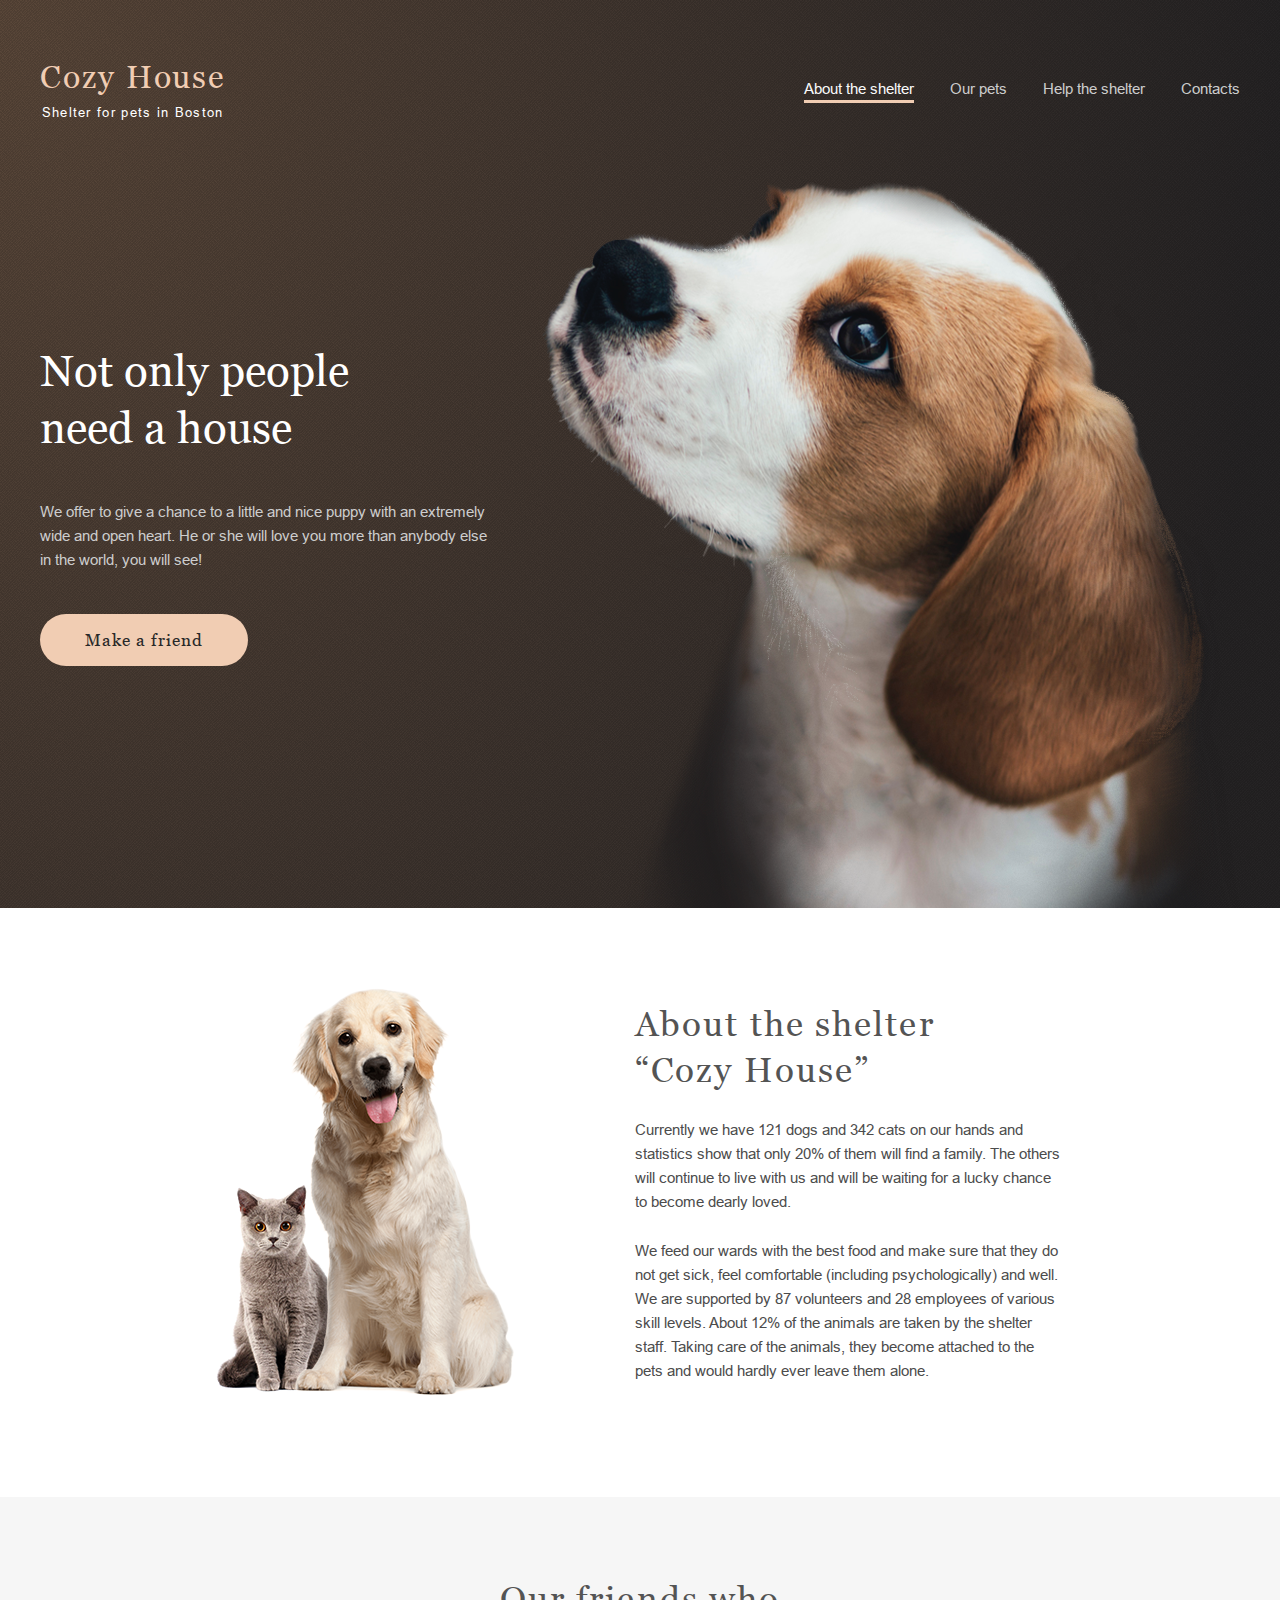
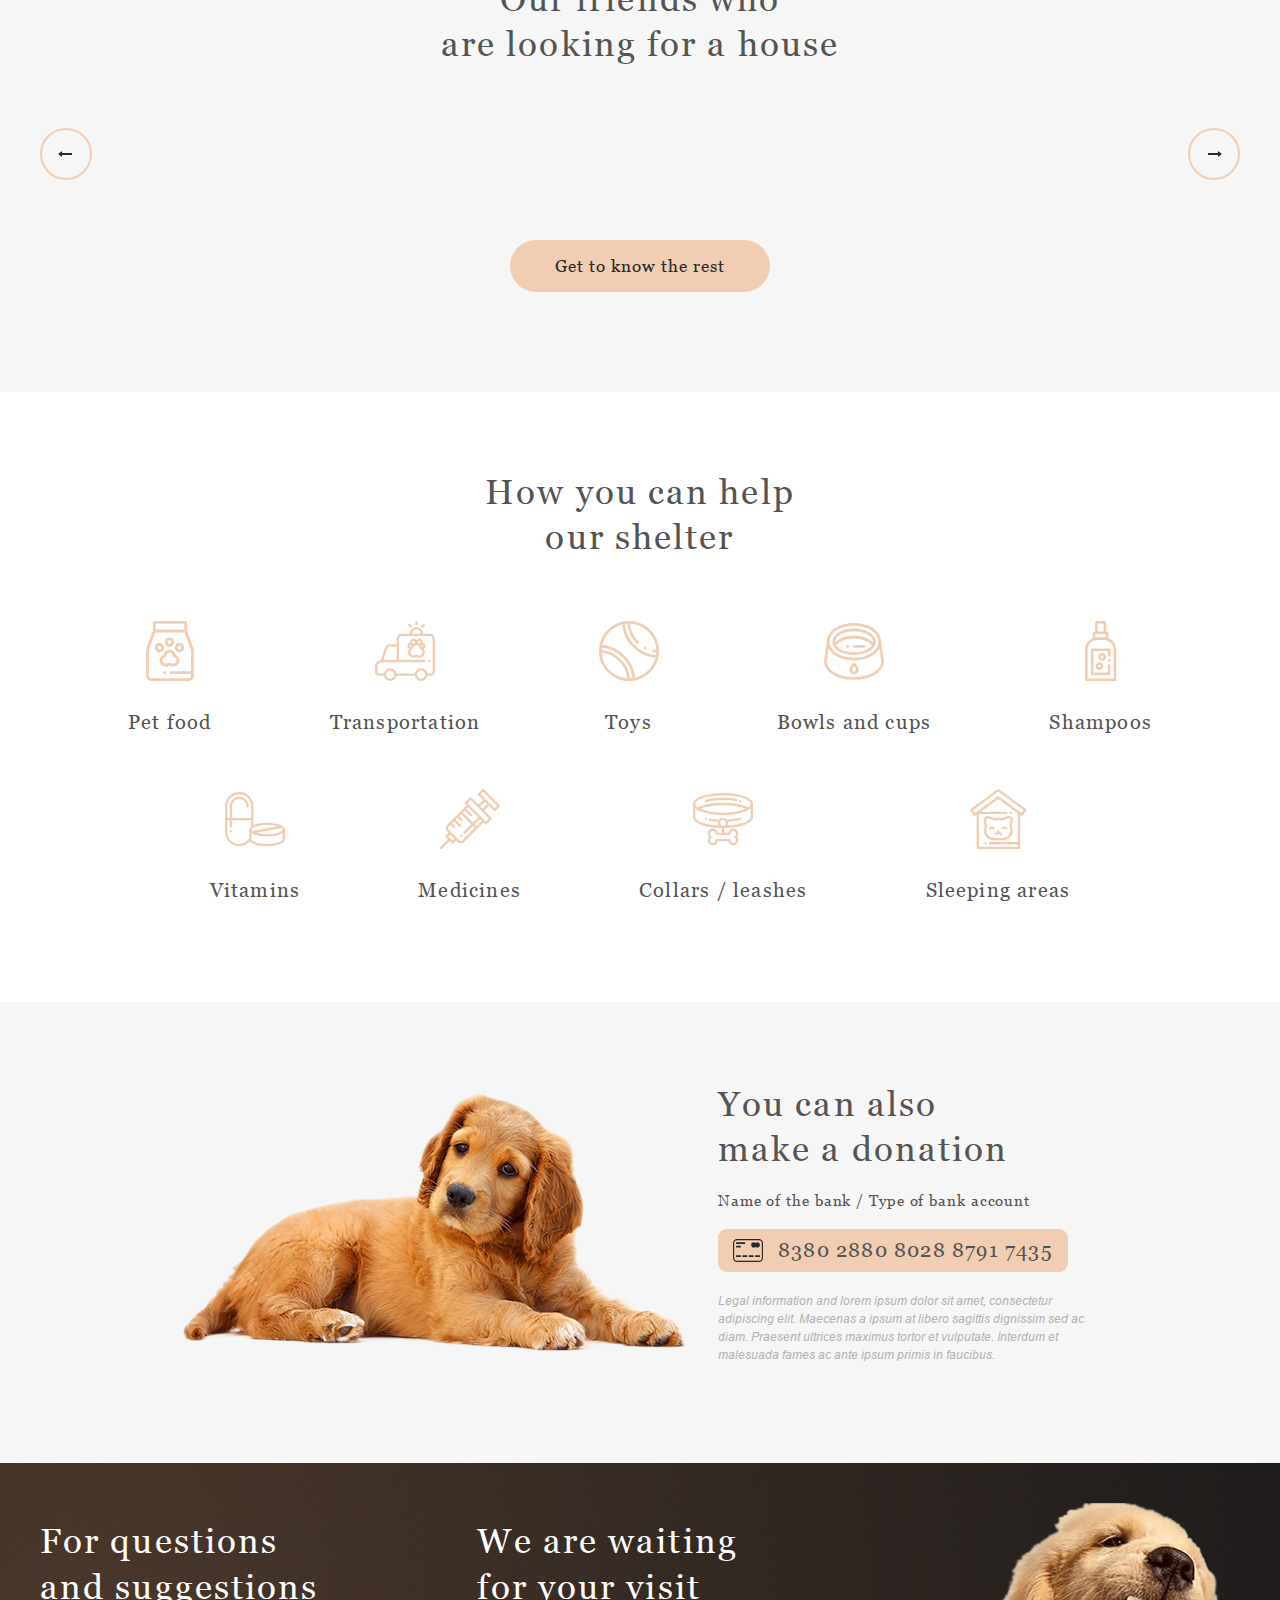
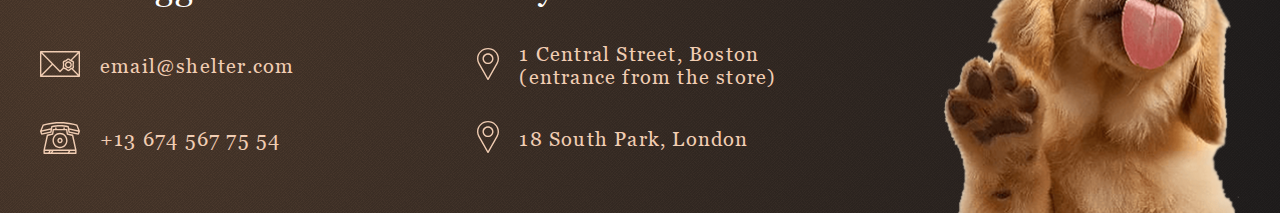
<file: pages/main/index.html>
<!doctype html>
<html lang="en">
<head>
    <meta charset="UTF-8">
    <meta name="viewport" content="width=device-width, user-scalable=no, initial-scale=1.0, maximum-scale=1.0, minimum-scale=1.0">
    <meta http-equiv="X-UA-Compatible" content="ie=edge">
    <link rel="stylesheet" href="style.css">

    <title>Cozy House</title>
</head>
<body>
<header class="header">
    <div class="header__wrapper wrapper">
        <a href="#" class="header__logo logo">
            <h1 class="logo__title">Cozy House</h1>
            <span class="logo__subtitle">Shelter for pets in Boston</span>
        </a>
        <nav class="header__menu menu">
            <ul class="menu__list">
                <li><a href="#" class="menu__link menu__link_active">About the shelter</a></li>
                <li><a href="../pets/index.html" class="menu__link">Our pets</a></li>
                <li><a href="#help" class="menu__link">Help the shelter</a></li>
                <li><a href="#footer" class="menu__link">Contacts</a></li>
            </ul>
            <div class="header__mobile mobile">
                <div class="mobile__label"></div>
                <div class="mobile__menu">
                    <div class="mobile__header">
                        <a href="#" class="logo">
                            <span class="logo__title mobile__logo">Cozy House</span>
                            <span class="logo__subtitle">Shelter for pets in Boston</span>
                        </a>
                    </div>
                    <div class="mobile__wrapper">
                        <ul class="mobile__list">
                            <li><a href="#" class="menu__link menu__link_active mobile__link">About the shelter</a></li>
                            <li><a href="../pets/index.html" class="menu__link mobile__link">Our pets</a></li>
                            <li><a href="#help" class="menu__link mobile__link">Help the shelter</a></li>
                            <li><a href="#footer" class="menu__link mobile__link">Contacts</a></li>
                        </ul>
                    </div>
                </div>
                <div class="mobile__blackout"></div>
            </div>
        </nav>
    </div>
</header>
<main>
    <section class="not-only">
        <div class="not-only__wrapper wrapper">
            <div class="not-only__content">
                <div class="not-only__container">
                    <h2 class="not-only__title">Not only people need a house</h2>
                    <p class="not-only__text text">We offer to give a chance to a little and nice puppy with an extremely wide and open
                        heart. He or she will love
                        you more than anybody else in the world, you will see!</p>
                </div>
                <a href="#our-friends" class="link-button link-button_colored">Make a friend</a>
            </div>
            <div class="not-only__image">
                <img src="../../assets/images/not-only/start-screen-puppy.png" alt="Start screen puppy">
            </div>
        </div>
    </section>
    <section class="about">
        <div class="about__wrapper wrapper">
            <div class="about__image">
                <img src="../../assets/images/about/about-pets.png" alt="About pets">
            </div>
            <div class="about__content">
                <h3 class="about__title">About the shelter &ldquo;Cozy House&rdquo;</h3>
                <p class="about__text text">Currently we have 121 dogs and 342 cats on our hands and statistics show that only 20% of
                    them will find a family. The others will continue to live with us and will be waiting for a lucky chance to become
                    dearly loved.</p>
                <p class="about__text text">We feed our wards with the best food and make sure that they do not get sick, feel
                    comfortable (including psychologically) and well. We are supported by 87 volunteers and 28 employees of various skill
                    levels. About 12% of the animals are taken by the shelter staff. Taking care of the animals, they become attached to the
                    pets and would hardly ever leave them alone.</p>
            </div>
        </div>
    </section>
    <section class="our-friends" id="our-friends">
        <div class="our-friends__wrapper wrapper">
            <h3 class="our-friends__title">Our friends who <br>are looking for a house</h3>
            <div class="our-friends__slider slider">
                <button class="button slider__button slider__button_back"></button>
                <div class="slider__wrapper">
                    <div class="slider__inner">
                        <template id="cardTemplate">
                            <div class="slider__item">
                                <div class="slider__element">
                                    <img src="" alt="">
                                    <h4></h4>
                                    <button class="button">Learn more</button>
                                </div>
                            </div>
                        </template>
                        <div class="slide slide-left"></div>
                        <div class="slide slide-center"></div>
                        <div class="slide slide-right"></div>
                    </div>
                </div>
                <button class="button slider__button slider__button_next"></button>
            </div>
            <a href="../pets/index.html" class="link-button link-button_colored">Get to know the rest</a>
        </div>
    </section>
    <section class="help" id="help">
        <div class="help__wrapper wrapper">
            <h3 class="help__title">How you can help our shelter</h3>
            <div class="help__items">
                <div class="item">
                    <img src="../../assets/images/help/1.svg" alt="Pet food">
                    <h4>Pet food</h4>
                </div>
                <div class="item">
                    <img src="../../assets/images/help/2.svg" alt="Transportation">
                    <h4>Transportation</h4>
                </div>
                <div class="item">
                    <img src="../../assets/images/help/3.svg" alt="Toys">
                    <h4>Toys</h4>
                </div>
                <div class="item">
                    <img src="../../assets/images/help/4.svg" alt="Bowls and cups">
                    <h4>Bowls and cups</h4>
                </div>
                <div class="item">
                    <img src="../../assets/images/help/5.svg" alt="Shampoos">
                    <h4>Shampoos</h4>
                </div>
                <div class="item">
                    <img src="../../assets/images/help/6.svg" alt="Vitamins">
                    <h4>Vitamins</h4>
                </div>
                <div class="item">
                    <img src="../../assets/images/help/7.svg" alt="Medicines">
                    <h4>Medicines</h4>
                </div>
                <div class="item">
                    <img src="../../assets/images/help/8.svg" alt="Collars / leashes">
                    <h4>Collars / leashes</h4>
                </div>
                <div class="item">
                    <img src="../../assets/images/help/9.svg" alt="Sleeping areas">
                    <h4>Sleeping areas</h4>
                </div>
            </div>
        </div>
    </section>
    <section class="donation">
        <div class="donation__wrapper wrapper">
            <div class="donation__image">
                <img src="../../assets/images/donation/donation-dog.png" alt="Donation dog">
            </div>
            <div class="donation__content">
                <h3 class="donation__title">You can also <br>make a donation</h3>
                <h5 class="donation__subheading">Name of the bank / Type of bank account</h5>
                <a href="#" onclick="return false;" class="donation__card">
                    <img src="../../assets/images/donation/credit-card.svg" alt="Credit card">
                    8380 2880 8028 8791 7435
                </a>
                <p class="donation__text">Legal information and lorem ipsum dolor sit amet, consectetur adipiscing elit. Maecenas a ipsum at
                    libero sagittis dignissim sed ac diam. Praesent ultrices maximus tortor et vulputate. Interdum et malesuada fames ac
                    ante ipsum primis in faucibus.</p>
            </div>
        </div>
    </section>
</main>
<footer class="footer" id="footer">
    <div class="footer__wrapper wrapper">
        <div class="footer__content">
            <div class="footer__column column-contact">
                <h3 class="footer__title">For questions and suggestions</h3>
                <div class="footer__item item-contacts">
                    <a href="mailto:email@shelter.com">
                        <img src="../../assets/images/footer/mail.svg" class="item-contacts__icon" alt="Mail">
                    </a>
                    <a href="mailto:email@shelter.com" class="item-contacts__text">email@shelter.com</a>
                </div>
                <div class="footer__item item-contacts">
                    <a href="tel:+136745677554">
                        <img src="../../assets/images/footer/phone.svg" class="item-contacts__icon" alt="Phone">
                    </a>
                    <a href="tel:+136745677554" class="item-contacts__text">+13 674 567 75 54</a>
                </div>
            </div>
            <div class="footer__column column-address">
                <h3 class="footer__title">We are waiting for your visit</h3>
                <div class="footer__item item-contacts">
                    <a href="https://goo.gl/maps/5SUxiHK61omuMwEP8" target="_blank">
                        <img src="../../assets/images/footer/pin.svg" class="item-contacts__icon" alt="Map">
                    </a>
                    <a href="https://goo.gl/maps/5SUxiHK61omuMwEP8" target="_blank" class="item-contacts__text">
                        1 Central Street, Boston (entrance from the store)
                    </a>
                </div>
                <div class="footer__item item-contacts">
                    <a href="https://goo.gl/maps/12UG2n91tfAw7wf6A" target="_blank">
                        <img src="../../assets/images/footer/pin.svg" class="item-contacts__icon" alt="Map">
                    </a>
                    <a href="https://goo.gl/maps/12UG2n91tfAw7wf6A" target="_blank" class="item-contacts__text">
                        18 South Park, London
                    </a>
                </div>
            </div>
        </div>
        <div class="footer__image">
            <img src="../../assets/images/footer/footer-puppy.png" alt="Puppy">
        </div>
    </div>
</footer>
<template id="overlayTemplate">
    <div class="overlay">
        <div class="popup">
            <button class="button popup__button slider__button">
                <svg width="12" height="12" viewBox="0 0 12 12" fill="none" xmlns="http://www.w3.org/2000/svg">
                    <path fill-rule="evenodd" clip-rule="evenodd" d="M7.42618 6.00003L11.7046 1.72158C12.0985 1.32775 12.0985 0.689213 11.7046 0.295433C11.3108 -0.0984027 10.6723 -0.0984027 10.2785 0.295433L5.99998 4.57394L1.72148 0.295377C1.32765 -0.098459 0.68917 -0.098459 0.295334 0.295377C-0.0984448 0.689213 -0.0984448 1.32775 0.295334 1.72153L4.57383 5.99997L0.295334 10.2785C-0.0984448 10.6723 -0.0984448 11.3108 0.295334 11.7046C0.68917 12.0985 1.32765 12.0985 1.72148 11.7046L5.99998 7.42612L10.2785 11.7046C10.6723 12.0985 11.3108 12.0985 11.7046 11.7046C12.0985 11.3108 12.0985 10.6723 11.7046 10.2785L7.42618 6.00003Z" fill="#292929"/>
                </svg>
            </button>
            <div class="popup__wrapper pet">
                <div class="pet__image">
                    <img src="" alt="">
                </div>
                <div class="pet__info">
                    <h3 class="pet__name"></h3>
                    <h4 class="pet__type-breed"></h4>
                    <p class="pet__description"></p>
                    <ul class="pet__additional-info">
                        <li class="pet__age"><div></div></li>
                        <li class="pet__inoculations"><div></div></li>
                        <li class="pet__diseases"><div></div></li>
                        <li class="pet__parasites"><div></div></li>
                    </ul>
                </div>
            </div>
        </div>
    </div>
</template>
<script src="script.js"></script>
</body>
</html>
</file>
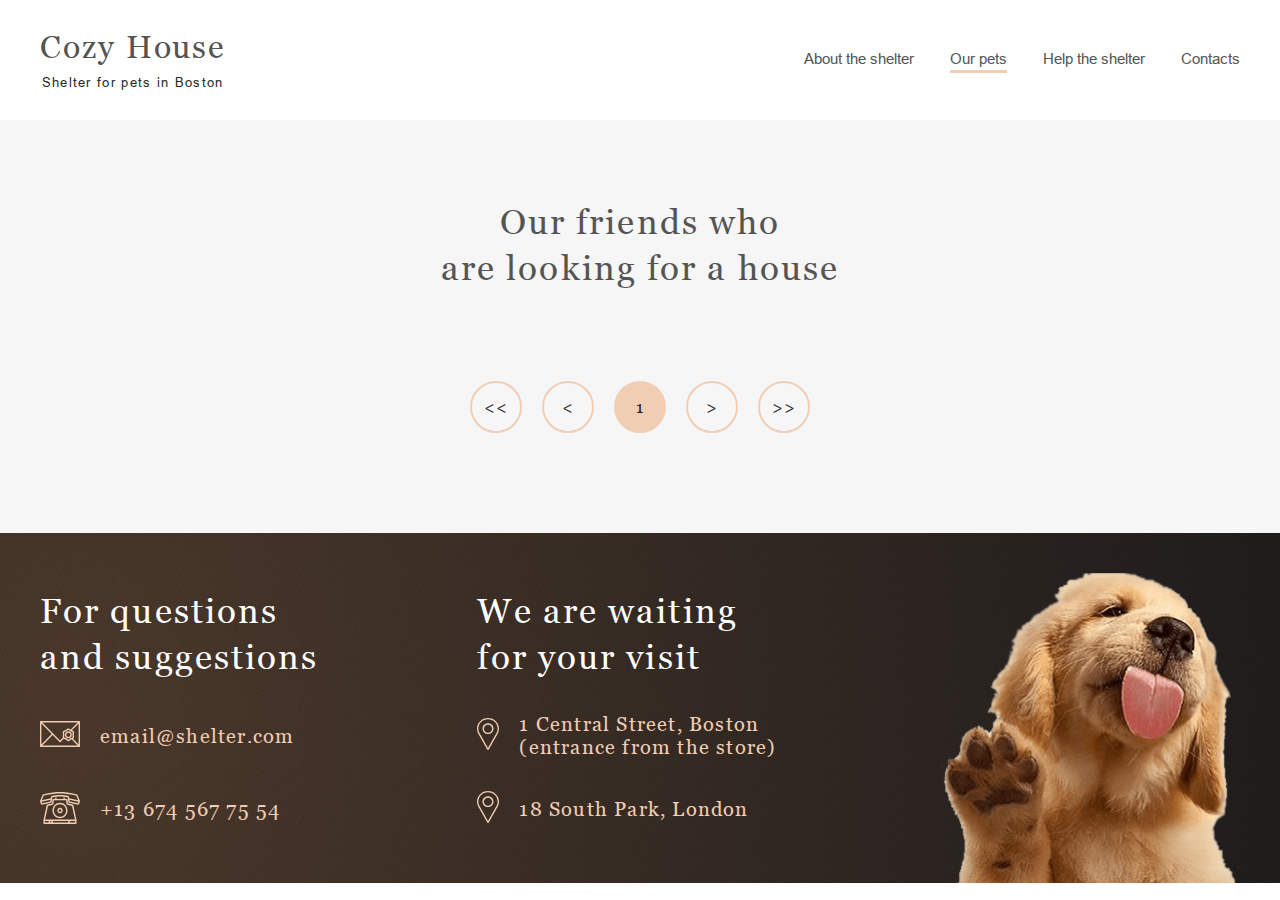
<file: pages/pets/index.html>
<!doctype html>
<html lang="en">
<head>
    <meta charset="UTF-8">
    <meta name="viewport" content="width=device-width, user-scalable=no, initial-scale=1.0, maximum-scale=1.0, minimum-scale=1.0">
    <meta http-equiv="X-UA-Compatible" content="ie=edge">
    <link rel="stylesheet" href="style.css">
    <title>Cozy House</title>
</head>
<body>
    <header class="header header-pets">
        <div class="header__wrapper wrapper">
            <a href="../main/index.html" class="header__logo logo logo-pets">
                <h1 class="logo__title logo-pets__title">Cozy House</h1>
                <span class="logo__subtitle logo-pets__subtitle">Shelter for pets in Boston</span>
            </a>
            <nav class="header__menu menu menu-pets">
                <ul class="menu__list">
                    <li><a href="../main/index.html" class="menu__link">About the shelter</a></li>
                    <li><a href="#" class="menu__link menu__link_active">Our pets</a></li>
                    <li><a href="../main/index.html#help" class="menu__link">Help the shelter</a></li>
                    <li><a href="#footer" class="menu__link">Contacts</a></li>
                </ul>
                <div class="header__mobile mobile mobile-pets">
                    <div class="mobile__label"></div>
                    <div class="mobile__menu">
                        <div class="mobile__header">
                            <a href="../main/index.html" class="header__logo logo logo-pets">
                                <span class="logo__title logo-pets__title mobile__logo">Cozy House</span>
                                <span class="logo__subtitle logo-pets__subtitle">Shelter for pets in Boston</span>
                            </a>
                        </div>
                        <div class="mobile__wrapper">
                            <ul class="mobile__list">
                                <li><a href="../main/index.html" class="menu__link mobile__link">About the shelter</a></li>
                                <li><a href="#" class="menu__link menu__link_active mobile__link">Our pets</a></li>
                                <li><a href="../main/index.html#help" class="menu__link mobile__link">Help the shelter</a></li>
                                <li><a href="#footer" class="menu__link mobile__link">Contacts</a></li>
                            </ul>
                        </div>
                    </div>
                    <div class="mobile__blackout"></div>
                </div>
            </nav>
        </div>
    </header>
    <main>
        <section class="our-friends our-friends-pets">
            <div class="our-friends__wrapper our-friends-pets__wrapper wrapper">
                <h3 class="our-friends__title our-friends-pets__title">Our friends who <br>are looking for a house</h3>
                <div class="our-friends__slider slider-pets slider">
                    <div class="slider__wrapper slider-pets__wrapper">
                        <template id="cardTemplate">
                            <div class="slider-pets__item">
                                <div class="slider-pets__element">
                                    <img src="" alt="">
                                    <h4></h4>
                                    <button class="button">Learn more</button>
                                </div>
                            </div>
                        </template>
                    </div>
                </div>
                <div class="pagination">
                    <button id="buttonFirst" class="button slider__button"><<</button>
                    <button id="buttonPrevious" class="button slider__button"><</button>
                    <div id="paginationNumber" class="button slider__button button_current">1</div>
                    <button id="buttonNext" class="button slider__button">></button>
                    <button id="buttonLast" class="button slider__button">>></button>
                </div>
            </div>

        </section>
    </main>
    <footer class="footer" id="footer">
        <div class="footer__wrapper wrapper">
            <div class="footer__content">
                <div class="footer__column column-contact">
                    <h3 class="footer__title">For questions and suggestions</h3>
                    <div class="footer__item item-contacts">
                        <a href="mailto:email@shelter.com">
                            <img src="../../assets/images/footer/mail.svg" class="item-contacts__icon" alt="Mail">
                        </a>
                        <a href="mailto:email@shelter.com" class="item-contacts__text">email@shelter.com</a>
                    </div>
                    <div class="footer__item item-contacts">
                        <a href="tel:+136745677554">
                            <img src="../../assets/images/footer/phone.svg" class="item-contacts__icon" alt="Phone">
                        </a>
                        <a href="tel:+136745677554" class="item-contacts__text">+13 674 567 75 54</a>
                    </div>
                </div>
                <div class="footer__column column-address">
                    <h3 class="footer__title">We are waiting for your visit</h3>
                    <div class="footer__item item-contacts">
                        <a href="https://goo.gl/maps/5SUxiHK61omuMwEP8" target="_blank">
                            <img src="../../assets/images/footer/pin.svg" class="item-contacts__icon" alt="Map">
                        </a>
                        <a href="https://goo.gl/maps/5SUxiHK61omuMwEP8" target="_blank" class="item-contacts__text">
                            1 Central Street, Boston (entrance from the store)
                        </a>
                    </div>
                    <div class="footer__item item-contacts">
                        <a href="https://goo.gl/maps/12UG2n91tfAw7wf6A" target="_blank">
                            <img src="../../assets/images/footer/pin.svg" class="item-contacts__icon" alt="Map">
                        </a>
                        <a href="https://goo.gl/maps/12UG2n91tfAw7wf6A" target="_blank" class="item-contacts__text">
                            18 South Park, London
                        </a>
                    </div>
                </div>
            </div>
            <div class="footer__image">
                <img src="../../assets/images/footer/footer-puppy.png" alt="Puppy">
            </div>
        </div>
    </footer>
    <template id="overlayTemplate">
        <div class="overlay">
            <div class="popup">
                <button class="button popup__button slider__button">
                    <svg width="12" height="12" viewBox="0 0 12 12" fill="none" xmlns="http://www.w3.org/2000/svg">
                        <path fill-rule="evenodd" clip-rule="evenodd" d="M7.42618 6.00003L11.7046 1.72158C12.0985 1.32775 12.0985 0.689213 11.7046 0.295433C11.3108 -0.0984027 10.6723 -0.0984027 10.2785 0.295433L5.99998 4.57394L1.72148 0.295377C1.32765 -0.098459 0.68917 -0.098459 0.295334 0.295377C-0.0984448 0.689213 -0.0984448 1.32775 0.295334 1.72153L4.57383 5.99997L0.295334 10.2785C-0.0984448 10.6723 -0.0984448 11.3108 0.295334 11.7046C0.68917 12.0985 1.32765 12.0985 1.72148 11.7046L5.99998 7.42612L10.2785 11.7046C10.6723 12.0985 11.3108 12.0985 11.7046 11.7046C12.0985 11.3108 12.0985 10.6723 11.7046 10.2785L7.42618 6.00003Z" fill="#292929"/>
                    </svg>
                </button>
                <div class="popup__wrapper pet">
                    <div class="pet__image">
                        <img src="" alt="">
                    </div>
                    <div class="pet__info">
                        <h3 class="pet__name"></h3>
                        <h4 class="pet__type-breed"></h4>
                        <p class="pet__description"></p>
                        <ul class="pet__additional-info">
                            <li class="pet__age"><div></div></li>
                            <li class="pet__inoculations"><div></div></li>
                            <li class="pet__diseases"><div></div></li>
                            <li class="pet__parasites"><div></div></li>
                        </ul>
                    </div>
                </div>
            </div>
        </div>
    </template>
    <script src="script.js"></script>
</body>
</html>
</file>
<file: pages/main/style.css>
/*! normalize.css v8.0.1 | MIT License | github.com/necolas/normalize.css */
/* Document
   ========================================================================== */
/**
 * 1. Correct the line height in all browsers.
 * 2. Prevent adjustments of font size after orientation changes in iOS.
 */
html {
  line-height: 1.15;
  /* 1 */
  -webkit-text-size-adjust: 100%;
  /* 2 */
}

/* Sections
   ========================================================================== */
/**
 * Remove the margin in all browsers.
 */
body {
  margin: 0;
}

/**
 * Render the `main` element consistently in IE.
 */
main {
  display: block;
}

/**
 * Correct the font size and margin on `h1` elements within `section` and
 * `article` contexts in Chrome, Firefox, and Safari.
 */
/*h1 {*/
/*  font-size: 2em;*/
/*  margin: 0.67em 0;*/
/*}*/
/* Grouping content
   ========================================================================== */
/**
 * 1. Add the correct box sizing in Firefox.
 * 2. Show the overflow in Edge and IE.
 */
hr {
  box-sizing: content-box;
  /* 1 */
  height: 0;
  /* 1 */
  overflow: visible;
  /* 2 */
}

/**
 * 1. Correct the inheritance and scaling of font size in all browsers.
 * 2. Correct the odd `em` font sizing in all browsers.
 */
pre {
  font-family: monospace, monospace;
  /* 1 */
  font-size: 1em;
  /* 2 */
}

/* Text-level semantics
   ========================================================================== */
/**
 * Remove the gray background on active links in IE 10.
 */
a {
  background-color: transparent;
}

/**
 * 1. Remove the bottom border in Chrome 57-
 * 2. Add the correct text decoration in Chrome, Edge, IE, Opera, and Safari.
 */
abbr[title] {
  border-bottom: none;
  /* 1 */
  text-decoration: underline;
  /* 2 */
  text-decoration: underline dotted;
  /* 2 */
}

/**
 * Add the correct font weight in Chrome, Edge, and Safari.
 */
b,
strong {
  font-weight: bolder;
}

/**
 * 1. Correct the inheritance and scaling of font size in all browsers.
 * 2. Correct the odd `em` font sizing in all browsers.
 */
code,
kbd,
samp {
  font-family: monospace, monospace;
  /* 1 */
  font-size: 1em;
  /* 2 */
}

/**
 * Add the correct font size in all browsers.
 */
small {
  font-size: 80%;
}

/**
 * Prevent `sub` and `sup` elements from affecting the line height in
 * all browsers.
 */
sub,
sup {
  font-size: 75%;
  line-height: 0;
  position: relative;
  vertical-align: baseline;
}

sub {
  bottom: -0.25em;
}

sup {
  top: -0.5em;
}

/* Embedded content
   ========================================================================== */
/**
 * Remove the border on images inside links in IE 10.
 */
img {
  border-style: none;
}

/* Forms
   ========================================================================== */
/**
 * 1. Change the font styles in all browsers.
 * 2. Remove the margin in Firefox and Safari.
 */
button,
input,
optgroup,
select,
textarea {
  font-family: inherit;
  /* 1 */
  font-size: 100%;
  /* 1 */
  line-height: 1.15;
  /* 1 */
  margin: 0;
  /* 2 */
}

/**
 * Show the overflow in IE.
 * 1. Show the overflow in Edge.
 */
button,
input {
  /* 1 */
  overflow: visible;
}

/**
 * Remove the inheritance of text transform in Edge, Firefox, and IE.
 * 1. Remove the inheritance of text transform in Firefox.
 */
button,
select {
  /* 1 */
  text-transform: none;
}

/**
 * Correct the inability to style clickable types in iOS and Safari.
 */
button,
[type=button],
[type=reset],
[type=submit] {
  -webkit-appearance: button;
}

/**
 * Remove the inner border and padding in Firefox.
 */
button::-moz-focus-inner,
[type=button]::-moz-focus-inner,
[type=reset]::-moz-focus-inner,
[type=submit]::-moz-focus-inner {
  border-style: none;
  padding: 0;
}

/**
 * Restore the focus styles unset by the previous rule.
 */
button:-moz-focusring,
[type=button]:-moz-focusring,
[type=reset]:-moz-focusring,
[type=submit]:-moz-focusring {
  outline: 1px dotted ButtonText;
}

/**
 * Correct the padding in Firefox.
 */
fieldset {
  padding: 0.35em 0.75em 0.625em;
}

/**
 * 1. Correct the text wrapping in Edge and IE.
 * 2. Correct the color inheritance from `fieldset` elements in IE.
 * 3. Remove the padding so developers are not caught out when they zero out
 *    `fieldset` elements in all browsers.
 */
legend {
  box-sizing: border-box;
  /* 1 */
  color: inherit;
  /* 2 */
  display: table;
  /* 1 */
  max-width: 100%;
  /* 1 */
  padding: 0;
  /* 3 */
  white-space: normal;
  /* 1 */
}

/**
 * Add the correct vertical alignment in Chrome, Firefox, and Opera.
 */
progress {
  vertical-align: baseline;
}

/**
 * Remove the default vertical scrollbar in IE 10+.
 */
textarea {
  overflow: auto;
}

/**
 * 1. Add the correct box sizing in IE 10.
 * 2. Remove the padding in IE 10.
 */
[type=checkbox],
[type=radio] {
  box-sizing: border-box;
  /* 1 */
  padding: 0;
  /* 2 */
}

/**
 * Correct the cursor style of increment and decrement buttons in Chrome.
 */
[type=number]::-webkit-inner-spin-button,
[type=number]::-webkit-outer-spin-button {
  height: auto;
}

/**
 * 1. Correct the odd appearance in Chrome and Safari.
 * 2. Correct the outline style in Safari.
 */
[type=search] {
  -webkit-appearance: textfield;
  /* 1 */
  outline-offset: -2px;
  /* 2 */
}

/**
 * Remove the inner padding in Chrome and Safari on macOS.
 */
[type=search]::-webkit-search-decoration {
  -webkit-appearance: none;
}

/**
 * 1. Correct the inability to style clickable types in iOS and Safari.
 * 2. Change font properties to `inherit` in Safari.
 */
::-webkit-file-upload-button {
  -webkit-appearance: button;
  /* 1 */
  font: inherit;
  /* 2 */
}

/* Interactive
   ========================================================================== */
/*
 * Add the correct display in Edge, IE 10+, and Firefox.
 */
details {
  display: block;
}

/*
 * Add the correct display in all browsers.
 */
summary {
  display: list-item;
}

/* Misc
   ========================================================================== */
/**
 * Add the correct display in IE 10+.
 */
template {
  display: none;
}

/**
 * Add the correct display in IE 10.
 */
[hidden] {
  display: none;
}

/*# sourceMappingURL=normalize.css.map */
* {
  padding: 0;
  margin: 0;
  border: 0;
}

*, *:before, *:after {
  -moz-box-sizing: border-box;
  -webkit-box-sizing: border-box;
  box-sizing: border-box;
}

html {
  scroll-behavior: smooth;
}

body {
  font-size: 16px;
  font-family: Arial, sans-serif;
}

footer,
header,
section {
  min-width: 320px;
  padding-left: 40px;
  padding-right: 40px;
}

@media (max-width: 1279px) {
  footer,
header,
section {
    padding-left: 30px;
    padding-right: 30px;
  }
}
@media (max-width: 767px) {
  footer,
header,
section {
    padding-left: 10px;
    padding-right: 10px;
  }
}
ul li {
  list-style: none;
}

a, a:visited, a:hover {
  text-decoration: none;
}

a, button {
  cursor: pointer;
}

h1 {
  font-style: normal;
  font-weight: 400;
  font-size: 32px;
  line-height: 110%;
  letter-spacing: 0.06em;
  font-family: Georgia, serif;
}

h2 {
  font-style: normal;
  font-weight: 400;
  font-size: 44px;
  line-height: 130%;
  letter-spacing: normal;
  font-family: Georgia, serif;
}
@media (max-width: 767px) {
  h2 {
    font-size: 25px;
    letter-spacing: 0.06em;
  }
}

h3 {
  font-style: normal;
  font-weight: 400;
  font-size: 35px;
  line-height: 130%;
  letter-spacing: 0.06em;
  font-family: Georgia, serif;
}
@media (max-width: 767px) {
  h3 {
    font-size: 25px;
  }
}

h4 {
  font-style: normal;
  font-weight: 400;
  font-size: 20px;
  line-height: 23px;
  letter-spacing: 0.06em;
  font-family: Georgia, serif;
  color: #545454;
}

h5 {
  font-style: normal;
  font-weight: 400;
  font-size: 15px;
  line-height: 110%;
  letter-spacing: 0.06em;
  font-family: Georgia, serif;
}
@media (max-width: 767px) {
  h5 {
    line-height: 160%;
    letter-spacing: normal;
  }
}

.text {
  font-style: normal;
  font-weight: 400;
  font-size: 15px;
  line-height: 160%;
  letter-spacing: normal;
}

.modal {
  overflow: hidden;
}

@font-face {
  font-family: "Arial";
  src: url("../../assets/fonts/arial/Arial.eot");
  src: local("Arial"), local("ArialMT"), url("../../assets/fonts/arial/Arial.eot?#iefix") format("embedded-opentype"), url("../../assets/fonts/arial/Arial.woff2") format("woff2"), url("../../assets/fonts/arial/Arial.woff") format("woff"), url("../../assets/fonts/arial/Arial.ttf") format("truetype");
  font-weight: 400;
  font-style: normal;
}
@font-face {
  font-family: "Arial";
  src: url("../../assets/fonts/arial/Arial-Italic.eot");
  src: local("Arial Italic"), local("Arial-ItalicMT"), url("../../assets/fonts/arial/Arial-Italic.eot?#iefix") format("embedded-opentype"), url("../../assets/fonts/arial/Arial-Italic.woff2") format("woff2"), url("../../assets/fonts/arial/Arial-Italic.woff") format("woff"), url("../../assets/fonts/arial/Arial-Italic.ttf") format("truetype");
  font-weight: 400;
  font-style: italic;
}
@font-face {
  font-family: "Georgia";
  src: url("../../assets/fonts/georgia/Georgia.eot");
  src: local("Georgia"), url("../../assets/fonts/georgia/Georgia.eot?#iefix") format("embedded-opentype"), url("../../assets/fonts/georgia/Georgia.woff2") format("woff2"), url("../../assets/fonts/georgia/Georgia.woff") format("woff"), url("../../assets/fonts/georgia/Georgia.ttf") format("truetype");
  font-weight: 400;
  font-style: normal;
}
@font-face {
  font-family: "Georgia";
  src: url("../../assets/fonts/georgia/Georgia-Italic.eot");
  src: local("Georgia Italic"), local("Georgia-Italic"), url("../../assets/fonts/georgia/Georgia-Italic.eot?#iefix") format("embedded-opentype"), url("../../assets/fonts/georgia/Georgia-Italic.woff2") format("woff2"), url("../../assets/fonts/georgia/Georgia-Italic.woff") format("woff"), url("../../assets/fonts/georgia/Georgia-Italic.ttf") format("truetype");
  font-weight: 400;
  font-style: italic;
}
@font-face {
  font-family: "Georgia";
  src: url("../../assets/fonts/georgia/Georgia-Bold.eot");
  src: local("Georgia Bold"), local("Georgia-Bold"), url("../../assets/fonts/georgia/Georgia-Bold.eot?#iefix") format("embedded-opentype"), url("../../assets/fonts/georgia/Georgia-Bold.woff2") format("woff2"), url("../../assets/fonts/georgia/Georgia-Bold.woff") format("woff"), url("../../assets/fonts/georgia/Georgia-Bold.ttf") format("truetype");
  font-weight: 700;
  font-style: normal;
}
.wrapper {
  max-width: 1200px;
  margin: 0 auto;
}

.logo {
  display: flex;
  flex-direction: column;
  align-items: center;
}
.logo__title {
  color: #F1CDB3;
  padding: 0 0 10px 0;
}
.logo__subtitle {
  font-style: normal;
  font-weight: 400;
  font-size: 13px;
  line-height: 15px;
  letter-spacing: 0.1em;
  color: #FFF;
}

.header {
  padding-top: 60px;
  padding-bottom: 60px;
  position: absolute;
  width: 100%;
}
@media (max-width: 1279px) {
  .header {
    padding-top: 30px;
  }
}
.header__wrapper {
  display: flex;
  align-items: center;
  justify-content: space-between;
}
.header .menu__list {
  display: flex;
  padding-bottom: 3px;
}
.header .menu__list :not(:last-child) {
  padding: 0 36px 0 0;
}
@media (max-width: 767px) {
  .header .menu__list {
    display: none;
  }
}
.header .menu__link {
  display: block;
  font-style: normal;
  font-weight: 400;
  font-size: 15px;
  line-height: 160%;
  letter-spacing: normal;
  color: #CDCDCD;
  transition: all 0.5s ease;
}
.header .menu__link_active {
  color: #FAFAFA;
  position: relative;
}
.header .menu__link_active:after {
  content: "";
  position: absolute;
  background: #F1CDB3;
  height: 3px;
  width: 100%;
  left: 0;
  bottom: -2px;
}
.header .menu__link:hover {
  color: #FAFAFA;
}
.footer {
  background-color: #211F20;
  background-image: url("../../assets/images/background/noise_transparent.png"), radial-gradient(110.67% 538.64% at 5.73% 50%, #513D2F 0%, #1A1A1C 100%);
  background-repeat: repeat;
}
.footer__wrapper {
  padding-top: 40px;
  display: flex;
}
@media (max-width: 1279px) {
  .footer__wrapper {
    padding-top: 30px;
    flex-direction: column;
    align-items: center;
  }
}
.footer__content {
  display: flex;
  padding: 16px 160px 0 0;
}
@media (max-width: 1279px) {
  .footer__content {
    max-width: 708px;
    padding: 0 34px 25px;
  }
}
@media (max-width: 767px) {
  .footer__content {
    padding: 0 0 0;
    flex-direction: column;
    max-width: 300px;
  }
}
.footer__column {
  display: flex;
  flex-direction: column;
}
.footer .column-contact {
  padding-right: 145px;
}
@media (max-width: 1279px) {
  .footer .column-contact {
    padding-right: 43px;
  }
}
@media (max-width: 767px) {
  .footer .column-contact {
    align-items: center;
    padding-right: 0;
  }
}
.footer .column-contact h3 {
  padding: 0 0 38px;
}
@media (max-width: 767px) {
  .footer .column-contact h3 {
    text-align: center;
  }
}
.footer .column-contact div {
  padding: 0 0 37px;
}
.footer .column-address h3 {
  width: 270px;
  padding: 0 0 33px;
}
@media (max-width: 767px) {
  .footer .column-address h3 {
    width: 294px;
    text-align: center;
    padding: 0 0 39px;
  }
}
.footer .column-address div {
  padding: 0 0 32px;
}
@media (max-width: 767px) {
  .footer .column-address div {
    padding: 0 0 38px;
  }
}
.footer__title {
  color: #FFF;
}
@media (max-width: 767px) {
  .footer__image {
    display: flex;
    justify-content: center;
    width: 100%;
  }
}
.footer__image img {
  display: block;
  max-width: 300px;
}
@media (max-width: 767px) {
  .footer__image img {
    width: 86.6%;
    min-width: 260px;
  }
}

.item-contacts {
  display: flex;
  align-items: center;
}
.item-contacts__icon {
  padding: 0 20px 0 0;
}
.item-contacts__text {
  font-style: normal;
  font-weight: 400;
  font-size: 20px;
  line-height: 115%;
  letter-spacing: 0.06em;
  font-family: Georgia, serif;
  color: #F1CDB3;
}

.link-button {
  font-style: normal;
  font-weight: 400;
  font-size: 17px;
  line-height: 130%;
  letter-spacing: 0.06em;
  font-family: Georgia, serif;
  display: inline-block;
  border-radius: 100px;
  transition: all 0.5s ease;
  padding: 15px 45px;
}
.link-button_colored {
  color: #292929;
  background: #F1CDB3;
}
.link-button_colored:hover {
  background: #FDDCC4;
}

.button {
  font-style: normal;
  font-weight: 400;
  font-size: 17px;
  line-height: 130%;
  letter-spacing: 0.06em;
  font-family: Georgia, serif;
  display: inline-block;
  border-radius: 100px;
  transition: all 0.5s ease;
  padding: 13px 43px;
  border: 2px solid #F1CDB3;
  background: transparent;
  color: #292929;
}

.button:not([disabled]):not(.button_current):hover {
  background: #FDDCC4;
  border: 2px solid #FDDCC4;
}

.button[disabled] {
  border: 2px solid #CDCDCD;
  color: #CDCDCD;
  cursor: not-allowed;
}

.button_current {
  background: #F1CDB3;
  border: 2px solid #F1CDB3;
}
.button_current:hover {
  cursor: default;
}

.not-only {
  background-color: #211F20;
  background-image: url("../../assets/images/background/noise_transparent.png"), radial-gradient(100% 215.42% at 0% 0%, #5B483A 0%, #262425 100%);
  background-repeat: repeat;
  padding-top: 180.2px;
}
@media (max-width: 1279px) {
  .not-only {
    padding-top: 0;
    padding-bottom: 0;
  }
}
.not-only__wrapper {
  display: flex;
}
@media (max-width: 1279px) {
  .not-only__wrapper {
    flex-direction: column;
  }
}
@media (max-width: 767px) {
  .not-only__container {
    display: flex;
    flex-direction: column;
    align-items: center;
  }
}
.not-only__content {
  padding-top: 163px;
  padding-right: 42px;
}
.not-only__content :not(:last-child) {
  padding-bottom: 42px;
}
@media (max-width: 1279px) {
  .not-only__content {
    padding-top: 150px;
    padding-bottom: 100px;
    padding-right: 0;
    display: flex;
    flex-direction: column;
    align-items: center;
  }
}
@media (max-width: 767px) {
  .not-only__content {
    padding-bottom: 105px;
  }
}
.not-only__title {
  color: #FFF;
  width: 310px;
}
@media (max-width: 767px) {
  .not-only__title {
    width: 250px;
    text-align: center;
  }
}
.not-only__text {
  color: #CDCDCD;
  width: 460px;
}
@media (max-width: 767px) {
  .not-only__text {
    width: 300px;
    text-align: center;
  }
}
@media (max-width: 1279px) {
  .not-only__image {
    display: flex;
    justify-content: end;
  }
}
.not-only__image img {
  display: block;
}
@media (max-width: 1279px) {
  .not-only__image img {
    min-width: 569px;
    width: 80.09%;
  }
}
@media (max-width: 767px) {
  .not-only__image img {
    min-width: 260px;
  }
}

.about {
  background: #FFF;
}
.about__wrapper {
  display: flex;
  padding: 80px 175px 96px;
}
@media (max-width: 1279px) {
  .about__wrapper {
    padding: 80px 0 94px;
    flex-direction: column-reverse;
    align-items: center;
  }
}
@media (max-width: 767px) {
  .about__wrapper {
    padding: 42px 0 42px;
  }
}
.about__image {
  padding-right: 120px;
}
@media (max-width: 1279px) {
  .about__image {
    padding-right: 0;
  }
}
@media (max-width: 767px) {
  .about__image {
    display: flex;
    justify-content: center;
    width: 100%;
  }
}
.about__image img {
  max-width: 300px;
}
@media (max-width: 767px) {
  .about__image img {
    min-width: 260px;
    width: 86.6%;
  }
}
.about__content {
  padding-top: 14px;
}
.about__content :not(:last-child) {
  padding-bottom: 25px;
}
@media (max-width: 1279px) {
  .about__content {
    padding-top: 0;
    padding-bottom: 80px;
    width: 430px;
  }
}
@media (max-width: 767px) {
  .about__content {
    width: 270px;
    display: flex;
    flex-direction: column;
    align-items: center;
    padding-bottom: 42px;
  }
  .about__content :not(:last-child) {
    padding-bottom: 23px;
  }
}
.about__title {
  color: #545454;
  width: 86.05%;
}
@media (max-width: 767px) {
  .about__title {
    text-align: center;
  }
}
.about__text {
  color: #4C4C4C;
}
@media (max-width: 767px) {
  .about__text {
    text-align: justify;
  }
}

.our-friends {
  background: #F6F6F6;
}
.our-friends__wrapper {
  display: flex;
  flex-direction: column;
  align-items: center;
  padding: 80px 0 100px;
}
@media (max-width: 767px) {
  .our-friends__wrapper {
    padding: 42px 0 42px;
  }
}
.our-friends__title {
  color: #545454;
  width: 400px;
  text-align: center;
  padding-bottom: 60px;
}
@media (max-width: 767px) {
  .our-friends__title {
    width: 300px;
    padding-bottom: 40px;
  }
}
.our-friends__slider {
  padding-bottom: 60px;
}
@media (max-width: 767px) {
  .our-friends__slider {
    padding-bottom: 42px;
  }
}

.slider {
  display: flex;
  align-items: center;
}
@media (max-width: 767px) {
  .slider {
    width: 320px;
    flex-wrap: wrap;
    justify-content: center;
  }
}
.slider__button {
  width: 52px;
  height: 52px;
  border-radius: 50%;
  padding: 0;
  display: flex;
  align-items: center;
  justify-content: center;
}
.slider__button_back {
  margin: 0 8px 0 0;
}
@media (max-width: 1279px) {
  .slider__button_back {
    margin: 0 12px 0 0;
  }
}
@media (max-width: 767px) {
  .slider__button_back {
    order: 2;
    margin: 0 40px 0 0;
  }
}
.slider__button_back:after {
  content: "";
  background: #292929;
  width: 10px;
  height: 2px;
  margin-right: 5px;
}
.slider__button_back:before {
  content: "";
  border: 3px solid transparent;
  border-right: 4px solid #292929;
}
.slider__button_next {
  margin: 0 0 0 8px;
}
@media (max-width: 1279px) {
  .slider__button_next {
    margin: 0 0 0 12px;
  }
}
@media (max-width: 767px) {
  .slider__button_next {
    order: 3;
    margin: 0 0 0 40px;
  }
}
.slider__button_next:after {
  content: "";
  background: #292929;
  width: 10px;
  height: 2px;
  margin-left: 5px;
}
.slider__button_next:before {
  content: "";
  border: 3px solid transparent;
  border-left: 4px solid #292929;
  order: 1;
}
.slider__wrapper {
  width: 1080px;
  overflow: hidden;
}
@media (max-width: 1279px) {
  .slider__wrapper {
    width: 580px;
  }
}
@media (max-width: 767px) {
  .slider__wrapper {
    width: 270px;
    margin-bottom: 20px;
  }
}
.slider__inner {
  display: flex;
}
@media (max-width: 1279px) {
  .slider__inner {
    margin-left: -20px;
    margin-right: -20px;
  }
}
@media (max-width: 767px) {
  .slider__inner {
    margin-left: -15px;
    margin-right: -15px;
  }
}
.slider__item {
  width: 360px;
  padding-left: 45px;
  padding-right: 45px;
}
@media (max-width: 1279px) {
  .slider__item {
    width: 310px;
    padding-left: 20px;
    padding-right: 20px;
  }
}
@media (max-width: 767px) {
  .slider__item {
    width: 300px;
    padding-left: 15px;
    padding-right: 15px;
  }
}
.slider__element {
  display: flex;
  align-items: center;
  flex-direction: column;
  border-radius: 9px;
  overflow: hidden;
  background: #FAFAFA;
  transition: all 0.5s ease;
}
.slider__element :nth-child(n) {
  margin: 0 0 30px 0;
}
.slider__element:hover {
  cursor: pointer;
  background: #FFF;
  box-shadow: 0 2px 35px 14px rgba(13, 13, 13, 0.04);
}
.slider__element:hover .button {
  background: #FDDCC4;
  border: 2px solid #FDDCC4;
}
.slider img {
  height: 270px;
}

.slide {
  display: flex;
}

.animated {
  transition: transform 0.75s linear;
}

@media (max-width: 767px) {
  .help {
    padding-left: 0;
    padding-right: 0;
  }
}
.help__wrapper {
  display: flex;
  flex-direction: column;
  align-items: center;
  padding: 78px 27px 45px;
}
@media (max-width: 1279px) {
  .help__wrapper {
    padding: 78px 10px 45px;
  }
}
@media (max-width: 767px) {
  .help__wrapper {
    padding: 42px 0 12px;
  }
}
.help__title {
  color: #545454;
  width: 310px;
  text-align: center;
  padding-bottom: 60px;
}
@media (max-width: 767px) {
  .help__title {
    padding-bottom: 42px;
    width: 225px;
  }
}
.help__items {
  display: flex;
  flex-wrap: wrap;
  justify-content: center;
}
@media (max-width: 767px) {
  .help__items {
    width: 320px;
  }
}

.item {
  display: flex;
  flex-direction: column;
  align-items: center;
  padding: 0 59px 55px;
}
@media (max-width: 1279px) {
  .item {
    padding: 0 0 55px;
    flex-grow: 1;
    flex-basis: 33%;
  }
}
@media (max-width: 767px) {
  .item {
    padding: 0 0 30px;
    flex-basis: 40%;
  }
  .item:last-child:nth-child(2n+1) {
    margin-right: 50%;
  }
}

.item img {
  margin-bottom: 30px;
}
@media (max-width: 767px) {
  .item img {
    width: 50px;
    height: 50px;
    margin-bottom: 20px;
  }
}

.item h4 {
  text-align: center;
}
@media (max-width: 767px) {
  .item h4 {
    font-size: 15px;
    line-height: 110%;
  }
}

.donation {
  background: #F6F6F6;
}
.donation__wrapper {
  padding: 80px 143px 99px;
  display: flex;
}
@media (max-width: 1279px) {
  .donation__wrapper {
    flex-direction: column-reverse;
    align-items: center;
    padding: 80px 0 95px;
  }
}
@media (max-width: 767px) {
  .donation__wrapper {
    padding: 42px 0 43px;
  }
}
.donation__image {
  padding: 10px 30px 0 0;
}
@media (max-width: 1279px) {
  .donation__image {
    padding: 0 0;
  }
}
@media (max-width: 767px) {
  .donation__image {
    display: flex;
    justify-content: center;
    width: 100%;
  }
}
.donation__image img {
  max-width: 505px;
}
@media (max-width: 767px) {
  .donation__image img {
    min-width: 260px;
    width: 51.5%;
  }
}
@media (max-width: 1279px) {
  .donation__content {
    padding-bottom: 60px;
  }
}
@media (max-width: 767px) {
  .donation__content {
    padding-bottom: 42px;
    display: flex;
    flex-direction: column;
    align-items: center;
  }
}
.donation__title {
  color: #545454;
  padding: 0 0 20px;
}
@media (max-width: 767px) {
  .donation__title {
    text-align: center;
  }
}
.donation__subheading {
  color: #545454;
  padding: 0 0 20px;
}
.donation__card {
  display: inline-flex;
  align-items: center;
  padding: 10px 15px;
  background: #F1CDB3;
  border-radius: 9px;
  color: #545454;
  margin: 0 0 20px;
  font-style: normal;
  font-weight: 400;
  font-size: 20px;
  line-height: 115%;
  letter-spacing: 0.06em;
  font-family: Georgia, serif;
  cursor: pointer;
  transition: all 0.5s ease;
}
@media (max-width: 767px) {
  .donation__card {
    font-size: 15px;
    line-height: 110%;
  }
}
.donation__card img {
  padding: 0 15px 0 0;
}
.donation__card:hover {
  background: #FDDCC4;
}
.donation__text {
  font-style: italic;
  font-weight: 400;
  font-size: 12px;
  line-height: 150%;
  letter-spacing: normal;
  color: #B2B2B2;
  width: 380px;
}
@media (max-width: 767px) {
  .donation__text {
    width: 280px;
    text-align: justify;
  }
}

.mobile {
  display: none;
}
@media (max-width: 767px) {
  .mobile {
    display: block;
  }
}
.mobile__logo {
  font-style: normal;
  font-weight: 400;
  font-size: 32px;
  line-height: 110%;
  letter-spacing: 0.06em;
  font-family: Georgia, serif;
}
.mobile__menu {
  width: 320px;
  min-height: 450px;
  background-color: #292929;
  position: fixed;
  top: 0;
  right: 0;
  bottom: 0;
  padding-left: 10px;
  padding-right: 10px;
  display: flex;
  align-items: center;
  justify-content: center;
  transform: translateX(100%);
  transition: transform 0.15s ease-in;
  z-index: 2;
}
@media (max-height: 612px) {
  .mobile__menu {
    padding-top: 90px;
    align-items: stretch;
  }
}
.mobile__header {
  display: flex;
  justify-content: space-between;
  align-items: center;
  position: absolute;
  top: 30px;
  left: 0;
  padding-left: 10px;
  padding-right: 10px;
  width: 100%;
}
.mobile__wrapper {
  overflow: auto;
  display: flex;
  align-items: center;
  padding: 100px 0 100px;
  width: 100%;
  justify-content: center;
}
.mobile__list {
  display: flex;
  flex-direction: column;
  align-items: center;
}
.mobile__list li + li {
  margin-top: 40px;
}
.mobile__list .menu__link_active:after {
  top: 50px;
}
.header .mobile__link {
  font-size: 32px;
}
.mobile__label {
  display: flex;
  width: 30px;
  height: 22px;
  border-top: 2px solid #F1CDB3;
  border-bottom: 2px solid #F1CDB3;
  margin-right: 43px;
  position: relative;
  align-items: center;
  z-index: 3;
  transform: rotate(0deg);
  transition: transform 0.2s linear;
}
.mobile__label:after {
  content: "";
  position: absolute;
  background: #F1CDB3;
  height: 2px;
  width: 100%;
}
.mobile__blackout {
  position: fixed;
  top: 0;
  left: 0;
  right: 0;
  bottom: 0;
  background: rgba(41, 41, 41, 0.6);
  z-index: 1;
  display: none;
}
.mobile_opened .mobile__menu {
  transform: translateX(0);
}
.mobile_opened .mobile__label {
  transform: rotate(-90deg);
  position: fixed;
  top: 49px;
  right: 11px;
}
.mobile_opened .mobile__blackout {
  display: block;
}

.overlay {
  position: fixed;
  top: 0;
  left: 0;
  right: 0;
  bottom: 0;
  background: rgba(41, 41, 41, 0.6);
  display: flex;
  justify-content: center;
  align-items: center;
  opacity: 0;
  transition: opacity 0.15s linear;
}

.modal .overlay {
  opacity: 1;
}
@media (max-height: 450px) and (max-width: 1279px) {
  .modal .overlay {
    align-items: flex-start;
    overflow: auto;
    padding-top: 52px;
  }
}
@media (max-height: 605px) and (min-width: 1280px) {
  .modal .overlay {
    align-items: flex-start;
    overflow: auto;
    padding-top: 52px;
  }
}

.overlay:hover .popup:not(:hover) .popup__button {
  background: #FDDCC4;
  border: 2px solid #FDDCC4;
}

.popup {
  display: flex;
  position: relative;
}
.popup__wrapper {
  width: 900px;
  height: 500px;
  display: flex;
  background-color: #FAFAFA;
  border-radius: 9px;
  box-shadow: 0 2px 35px 14px rgba(13, 13, 13, 0.04);
  overflow: hidden;
}
@media (max-width: 1279px) {
  .popup__wrapper {
    width: 630px;
    height: 350px;
  }
}
@media (max-width: 767px) {
  .popup__wrapper {
    width: 240px;
    height: 341px;
  }
}
.popup__button {
  position: absolute;
  top: -52px;
  right: -42px;
}
@media (max-width: 767px) {
  .popup__button {
    right: -30px;
  }
}

.pet {
  color: #000;
}
.pet__image {
  padding-right: 29px;
}
@media (max-width: 1279px) {
  .pet__image {
    padding-right: 11px;
  }
}
@media (max-width: 767px) {
  .pet__image {
    display: none;
  }
}
.pet__image img {
  width: 500px;
  height: 500px;
}
@media (max-width: 1279px) {
  .pet__image img {
    width: 350px;
    height: 350px;
  }
}
.pet__info {
  overflow: auto;
  padding-top: 50px;
  padding-right: 20px;
  padding-bottom: 11px;
}
@media (max-width: 1279px) {
  .pet__info {
    padding-top: 10px;
    padding-right: 8px;
  }
}
@media (max-width: 767px) {
  .pet__info {
    padding: 10px;
  }
}
.pet__name {
  padding-bottom: 10px;
}
@media (max-width: 767px) {
  .pet__name {
    text-align: center;
    font-size: 35px;
  }
}
.pet__type-breed {
  color: #000;
  padding-bottom: 42px;
}
@media (max-width: 1279px) {
  .pet__type-breed {
    padding-bottom: 19px;
  }
}
@media (max-width: 767px) {
  .pet__type-breed {
    text-align: center;
  }
}
.pet__description {
  font-style: normal;
  font-weight: 400;
  font-size: 15px;
  line-height: 110%;
  letter-spacing: 0.06em;
  font-family: Georgia, serif;
  padding-bottom: 43px;
}
@media (max-width: 1279px) {
  .pet__description {
    font-size: 13px;
    padding-bottom: 20px;
  }
}
@media (max-width: 767px) {
  .pet__description {
    padding-bottom: 23px;
    text-align: justify;
  }
}
.pet__additional-info {
  font-style: normal;
  font-weight: 400;
  font-size: 15px;
  line-height: 15px;
  letter-spacing: 0.06em;
  font-family: Georgia, serif;
}
.pet__additional-info span {
  font-weight: 700;
}
.pet__additional-info li {
  margin-bottom: 13px;
  display: flex;
  align-items: start;
}
.pet__additional-info li:before {
  content: "";
  flex: 0 0 4px;
  height: 4px;
  background: #F1CDB3;
  border-radius: 50%;
  margin-right: 10px;
  margin-top: 5.5px;
}
@media (max-width: 1279px) {
  .pet__additional-info li {
    margin-bottom: 8px;
  }
}

/*# sourceMappingURL=style.css.map */
</file>
<file: pages/pets/style.css>
/*! normalize.css v8.0.1 | MIT License | github.com/necolas/normalize.css */
/* Document
   ========================================================================== */
/**
 * 1. Correct the line height in all browsers.
 * 2. Prevent adjustments of font size after orientation changes in iOS.
 */
html {
  line-height: 1.15;
  /* 1 */
  -webkit-text-size-adjust: 100%;
  /* 2 */
}

/* Sections
   ========================================================================== */
/**
 * Remove the margin in all browsers.
 */
body {
  margin: 0;
}

/**
 * Render the `main` element consistently in IE.
 */
main {
  display: block;
}

/**
 * Correct the font size and margin on `h1` elements within `section` and
 * `article` contexts in Chrome, Firefox, and Safari.
 */
/*h1 {*/
/*  font-size: 2em;*/
/*  margin: 0.67em 0;*/
/*}*/
/* Grouping content
   ========================================================================== */
/**
 * 1. Add the correct box sizing in Firefox.
 * 2. Show the overflow in Edge and IE.
 */
hr {
  box-sizing: content-box;
  /* 1 */
  height: 0;
  /* 1 */
  overflow: visible;
  /* 2 */
}

/**
 * 1. Correct the inheritance and scaling of font size in all browsers.
 * 2. Correct the odd `em` font sizing in all browsers.
 */
pre {
  font-family: monospace, monospace;
  /* 1 */
  font-size: 1em;
  /* 2 */
}

/* Text-level semantics
   ========================================================================== */
/**
 * Remove the gray background on active links in IE 10.
 */
a {
  background-color: transparent;
}

/**
 * 1. Remove the bottom border in Chrome 57-
 * 2. Add the correct text decoration in Chrome, Edge, IE, Opera, and Safari.
 */
abbr[title] {
  border-bottom: none;
  /* 1 */
  text-decoration: underline;
  /* 2 */
  text-decoration: underline dotted;
  /* 2 */
}

/**
 * Add the correct font weight in Chrome, Edge, and Safari.
 */
b,
strong {
  font-weight: bolder;
}

/**
 * 1. Correct the inheritance and scaling of font size in all browsers.
 * 2. Correct the odd `em` font sizing in all browsers.
 */
code,
kbd,
samp {
  font-family: monospace, monospace;
  /* 1 */
  font-size: 1em;
  /* 2 */
}

/**
 * Add the correct font size in all browsers.
 */
small {
  font-size: 80%;
}

/**
 * Prevent `sub` and `sup` elements from affecting the line height in
 * all browsers.
 */
sub,
sup {
  font-size: 75%;
  line-height: 0;
  position: relative;
  vertical-align: baseline;
}

sub {
  bottom: -0.25em;
}

sup {
  top: -0.5em;
}

/* Embedded content
   ========================================================================== */
/**
 * Remove the border on images inside links in IE 10.
 */
img {
  border-style: none;
}

/* Forms
   ========================================================================== */
/**
 * 1. Change the font styles in all browsers.
 * 2. Remove the margin in Firefox and Safari.
 */
button,
input,
optgroup,
select,
textarea {
  font-family: inherit;
  /* 1 */
  font-size: 100%;
  /* 1 */
  line-height: 1.15;
  /* 1 */
  margin: 0;
  /* 2 */
}

/**
 * Show the overflow in IE.
 * 1. Show the overflow in Edge.
 */
button,
input {
  /* 1 */
  overflow: visible;
}

/**
 * Remove the inheritance of text transform in Edge, Firefox, and IE.
 * 1. Remove the inheritance of text transform in Firefox.
 */
button,
select {
  /* 1 */
  text-transform: none;
}

/**
 * Correct the inability to style clickable types in iOS and Safari.
 */
button,
[type=button],
[type=reset],
[type=submit] {
  -webkit-appearance: button;
}

/**
 * Remove the inner border and padding in Firefox.
 */
button::-moz-focus-inner,
[type=button]::-moz-focus-inner,
[type=reset]::-moz-focus-inner,
[type=submit]::-moz-focus-inner {
  border-style: none;
  padding: 0;
}

/**
 * Restore the focus styles unset by the previous rule.
 */
button:-moz-focusring,
[type=button]:-moz-focusring,
[type=reset]:-moz-focusring,
[type=submit]:-moz-focusring {
  outline: 1px dotted ButtonText;
}

/**
 * Correct the padding in Firefox.
 */
fieldset {
  padding: 0.35em 0.75em 0.625em;
}

/**
 * 1. Correct the text wrapping in Edge and IE.
 * 2. Correct the color inheritance from `fieldset` elements in IE.
 * 3. Remove the padding so developers are not caught out when they zero out
 *    `fieldset` elements in all browsers.
 */
legend {
  box-sizing: border-box;
  /* 1 */
  color: inherit;
  /* 2 */
  display: table;
  /* 1 */
  max-width: 100%;
  /* 1 */
  padding: 0;
  /* 3 */
  white-space: normal;
  /* 1 */
}

/**
 * Add the correct vertical alignment in Chrome, Firefox, and Opera.
 */
progress {
  vertical-align: baseline;
}

/**
 * Remove the default vertical scrollbar in IE 10+.
 */
textarea {
  overflow: auto;
}

/**
 * 1. Add the correct box sizing in IE 10.
 * 2. Remove the padding in IE 10.
 */
[type=checkbox],
[type=radio] {
  box-sizing: border-box;
  /* 1 */
  padding: 0;
  /* 2 */
}

/**
 * Correct the cursor style of increment and decrement buttons in Chrome.
 */
[type=number]::-webkit-inner-spin-button,
[type=number]::-webkit-outer-spin-button {
  height: auto;
}

/**
 * 1. Correct the odd appearance in Chrome and Safari.
 * 2. Correct the outline style in Safari.
 */
[type=search] {
  -webkit-appearance: textfield;
  /* 1 */
  outline-offset: -2px;
  /* 2 */
}

/**
 * Remove the inner padding in Chrome and Safari on macOS.
 */
[type=search]::-webkit-search-decoration {
  -webkit-appearance: none;
}

/**
 * 1. Correct the inability to style clickable types in iOS and Safari.
 * 2. Change font properties to `inherit` in Safari.
 */
::-webkit-file-upload-button {
  -webkit-appearance: button;
  /* 1 */
  font: inherit;
  /* 2 */
}

/* Interactive
   ========================================================================== */
/*
 * Add the correct display in Edge, IE 10+, and Firefox.
 */
details {
  display: block;
}

/*
 * Add the correct display in all browsers.
 */
summary {
  display: list-item;
}

/* Misc
   ========================================================================== */
/**
 * Add the correct display in IE 10+.
 */
template {
  display: none;
}

/**
 * Add the correct display in IE 10.
 */
[hidden] {
  display: none;
}

/*# sourceMappingURL=normalize.css.map */
* {
  padding: 0;
  margin: 0;
  border: 0;
}

*, *:before, *:after {
  -moz-box-sizing: border-box;
  -webkit-box-sizing: border-box;
  box-sizing: border-box;
}

html {
  scroll-behavior: smooth;
}

body {
  font-size: 16px;
  font-family: Arial, sans-serif;
}

footer,
header,
section {
  min-width: 320px;
  padding-left: 40px;
  padding-right: 40px;
}

@media (max-width: 1279px) {
  footer,
header,
section {
    padding-left: 30px;
    padding-right: 30px;
  }
}
@media (max-width: 767px) {
  footer,
header,
section {
    padding-left: 10px;
    padding-right: 10px;
  }
}
ul li {
  list-style: none;
}

a, a:visited, a:hover {
  text-decoration: none;
}

a, button {
  cursor: pointer;
}

h1 {
  font-style: normal;
  font-weight: 400;
  font-size: 32px;
  line-height: 110%;
  letter-spacing: 0.06em;
  font-family: Georgia, serif;
}

h2 {
  font-style: normal;
  font-weight: 400;
  font-size: 44px;
  line-height: 130%;
  letter-spacing: normal;
  font-family: Georgia, serif;
}
@media (max-width: 767px) {
  h2 {
    font-size: 25px;
    letter-spacing: 0.06em;
  }
}

h3 {
  font-style: normal;
  font-weight: 400;
  font-size: 35px;
  line-height: 130%;
  letter-spacing: 0.06em;
  font-family: Georgia, serif;
}
@media (max-width: 767px) {
  h3 {
    font-size: 25px;
  }
}

h4 {
  font-style: normal;
  font-weight: 400;
  font-size: 20px;
  line-height: 23px;
  letter-spacing: 0.06em;
  font-family: Georgia, serif;
  color: #545454;
}

h5 {
  font-style: normal;
  font-weight: 400;
  font-size: 15px;
  line-height: 110%;
  letter-spacing: 0.06em;
  font-family: Georgia, serif;
}
@media (max-width: 767px) {
  h5 {
    line-height: 160%;
    letter-spacing: normal;
  }
}

.text {
  font-style: normal;
  font-weight: 400;
  font-size: 15px;
  line-height: 160%;
  letter-spacing: normal;
}

.modal {
  overflow: hidden;
}

@font-face {
  font-family: "Arial";
  src: url("../../assets/fonts/arial/Arial.eot");
  src: local("Arial"), local("ArialMT"), url("../../assets/fonts/arial/Arial.eot?#iefix") format("embedded-opentype"), url("../../assets/fonts/arial/Arial.woff2") format("woff2"), url("../../assets/fonts/arial/Arial.woff") format("woff"), url("../../assets/fonts/arial/Arial.ttf") format("truetype");
  font-weight: 400;
  font-style: normal;
}
@font-face {
  font-family: "Arial";
  src: url("../../assets/fonts/arial/Arial-Italic.eot");
  src: local("Arial Italic"), local("Arial-ItalicMT"), url("../../assets/fonts/arial/Arial-Italic.eot?#iefix") format("embedded-opentype"), url("../../assets/fonts/arial/Arial-Italic.woff2") format("woff2"), url("../../assets/fonts/arial/Arial-Italic.woff") format("woff"), url("../../assets/fonts/arial/Arial-Italic.ttf") format("truetype");
  font-weight: 400;
  font-style: italic;
}
@font-face {
  font-family: "Georgia";
  src: url("../../assets/fonts/georgia/Georgia.eot");
  src: local("Georgia"), url("../../assets/fonts/georgia/Georgia.eot?#iefix") format("embedded-opentype"), url("../../assets/fonts/georgia/Georgia.woff2") format("woff2"), url("../../assets/fonts/georgia/Georgia.woff") format("woff"), url("../../assets/fonts/georgia/Georgia.ttf") format("truetype");
  font-weight: 400;
  font-style: normal;
}
@font-face {
  font-family: "Georgia";
  src: url("../../assets/fonts/georgia/Georgia-Italic.eot");
  src: local("Georgia Italic"), local("Georgia-Italic"), url("../../assets/fonts/georgia/Georgia-Italic.eot?#iefix") format("embedded-opentype"), url("../../assets/fonts/georgia/Georgia-Italic.woff2") format("woff2"), url("../../assets/fonts/georgia/Georgia-Italic.woff") format("woff"), url("../../assets/fonts/georgia/Georgia-Italic.ttf") format("truetype");
  font-weight: 400;
  font-style: italic;
}
@font-face {
  font-family: "Georgia";
  src: url("../../assets/fonts/georgia/Georgia-Bold.eot");
  src: local("Georgia Bold"), local("Georgia-Bold"), url("../../assets/fonts/georgia/Georgia-Bold.eot?#iefix") format("embedded-opentype"), url("../../assets/fonts/georgia/Georgia-Bold.woff2") format("woff2"), url("../../assets/fonts/georgia/Georgia-Bold.woff") format("woff"), url("../../assets/fonts/georgia/Georgia-Bold.ttf") format("truetype");
  font-weight: 700;
  font-style: normal;
}
.wrapper {
  max-width: 1200px;
  margin: 0 auto;
}

.logo {
  display: flex;
  flex-direction: column;
  align-items: center;
}
.logo__title {
  color: #F1CDB3;
  padding: 0 0 10px 0;
}
.logo__subtitle {
  font-style: normal;
  font-weight: 400;
  font-size: 13px;
  line-height: 15px;
  letter-spacing: 0.1em;
  color: #FFF;
}

.logo-pets__title {
  color: #545454;
}
.logo-pets__subtitle {
  color: #292929;
}

.header {
  padding-top: 60px;
  padding-bottom: 60px;
  position: absolute;
  width: 100%;
}
@media (max-width: 1279px) {
  .header {
    padding-top: 30px;
  }
}
.header__wrapper {
  display: flex;
  align-items: center;
  justify-content: space-between;
}
.header .menu__list {
  display: flex;
  padding-bottom: 3px;
}
.header .menu__list :not(:last-child) {
  padding: 0 36px 0 0;
}
@media (max-width: 767px) {
  .header .menu__list {
    display: none;
  }
}
.header .menu__link {
  display: block;
  font-style: normal;
  font-weight: 400;
  font-size: 15px;
  line-height: 160%;
  letter-spacing: normal;
  color: #CDCDCD;
  transition: all 0.5s ease;
}
.header .menu__link_active {
  color: #FAFAFA;
  position: relative;
}
.header .menu__link_active:after {
  content: "";
  position: absolute;
  background: #F1CDB3;
  height: 3px;
  width: 100%;
  left: 0;
  bottom: -2px;
}
.header .menu__link:hover {
  color: #FAFAFA;
}
.header.header-pets {
  padding-top: 30px;
  padding-bottom: 30px;
  background: #FFF;
  position: sticky;
  top: 0;
}
.header.header-pets .menu__link {
  color: #545454;
}
.header.header-pets .menu__link_active {
  color: #545454;
}
.header.header-pets .menu__link:hover {
  color: #292929;
}

.footer {
  background-color: #211F20;
  background-image: url("../../assets/images/background/noise_transparent.png"), radial-gradient(110.67% 538.64% at 5.73% 50%, #513D2F 0%, #1A1A1C 100%);
  background-repeat: repeat;
}
.footer__wrapper {
  padding-top: 40px;
  display: flex;
}
@media (max-width: 1279px) {
  .footer__wrapper {
    padding-top: 30px;
    flex-direction: column;
    align-items: center;
  }
}
.footer__content {
  display: flex;
  padding: 16px 160px 0 0;
}
@media (max-width: 1279px) {
  .footer__content {
    max-width: 708px;
    padding: 0 34px 25px;
  }
}
@media (max-width: 767px) {
  .footer__content {
    padding: 0 0 0;
    flex-direction: column;
    max-width: 300px;
  }
}
.footer__column {
  display: flex;
  flex-direction: column;
}
.footer .column-contact {
  padding-right: 145px;
}
@media (max-width: 1279px) {
  .footer .column-contact {
    padding-right: 43px;
  }
}
@media (max-width: 767px) {
  .footer .column-contact {
    align-items: center;
    padding-right: 0;
  }
}
.footer .column-contact h3 {
  padding: 0 0 38px;
}
@media (max-width: 767px) {
  .footer .column-contact h3 {
    text-align: center;
  }
}
.footer .column-contact div {
  padding: 0 0 37px;
}
.footer .column-address h3 {
  width: 270px;
  padding: 0 0 33px;
}
@media (max-width: 767px) {
  .footer .column-address h3 {
    width: 294px;
    text-align: center;
    padding: 0 0 39px;
  }
}
.footer .column-address div {
  padding: 0 0 32px;
}
@media (max-width: 767px) {
  .footer .column-address div {
    padding: 0 0 38px;
  }
}
.footer__title {
  color: #FFF;
}
@media (max-width: 767px) {
  .footer__image {
    display: flex;
    justify-content: center;
    width: 100%;
  }
}
.footer__image img {
  display: block;
  max-width: 300px;
}
@media (max-width: 767px) {
  .footer__image img {
    width: 86.6%;
    min-width: 260px;
  }
}

.item-contacts {
  display: flex;
  align-items: center;
}
.item-contacts__icon {
  padding: 0 20px 0 0;
}
.item-contacts__text {
  font-style: normal;
  font-weight: 400;
  font-size: 20px;
  line-height: 115%;
  letter-spacing: 0.06em;
  font-family: Georgia, serif;
  color: #F1CDB3;
}

.link-button {
  font-style: normal;
  font-weight: 400;
  font-size: 17px;
  line-height: 130%;
  letter-spacing: 0.06em;
  font-family: Georgia, serif;
  display: inline-block;
  border-radius: 100px;
  transition: all 0.5s ease;
  padding: 15px 45px;
}
.link-button_colored {
  color: #292929;
  background: #F1CDB3;
}
.link-button_colored:hover {
  background: #FDDCC4;
}

.button {
  font-style: normal;
  font-weight: 400;
  font-size: 17px;
  line-height: 130%;
  letter-spacing: 0.06em;
  font-family: Georgia, serif;
  display: inline-block;
  border-radius: 100px;
  transition: all 0.5s ease;
  padding: 13px 43px;
  border: 2px solid #F1CDB3;
  background: transparent;
  color: #292929;
}

.button:not([disabled]):not(.button_current):hover {
  background: #FDDCC4;
  border: 2px solid #FDDCC4;
}

.button[disabled] {
  border: 2px solid #CDCDCD;
  color: #CDCDCD;
  cursor: not-allowed;
}

.button_current {
  background: #F1CDB3;
  border: 2px solid #F1CDB3;
}
.button_current:hover {
  cursor: default;
}

.our-friends {
  background: #F6F6F6;
}
.our-friends__wrapper {
  display: flex;
  flex-direction: column;
  align-items: center;
  padding: 80px 0 100px;
}
@media (max-width: 767px) {
  .our-friends__wrapper {
    padding: 42px 0 42px;
  }
}
.our-friends__title {
  color: #545454;
  width: 400px;
  text-align: center;
  padding-bottom: 60px;
}
@media (max-width: 767px) {
  .our-friends__title {
    width: 300px;
    padding-bottom: 40px;
  }
}
.our-friends__slider {
  padding-bottom: 60px;
}
@media (max-width: 767px) {
  .our-friends__slider {
    padding-bottom: 42px;
  }
}

@media (max-width: 1279px) {
  .our-friends-pets__wrapper {
    padding: 80px 0 76px;
  }
}
@media (max-width: 767px) {
  .our-friends-pets__wrapper {
    padding: 42px 0 42px;
  }
}
.our-friends-pets__title {
  padding-bottom: 45px;
}
@media (max-width: 1279px) {
  .our-friends-pets__title {
    padding-bottom: 28px;
  }
}
@media (max-width: 767px) {
  .our-friends-pets__title {
    padding-bottom: 35px;
  }
}
.our-friends-pets .slider-pets {
  padding-bottom: 30px;
}
@media (max-width: 1279px) {
  .our-friends-pets .slider-pets {
    padding-bottom: 10px;
  }
}
@media (max-width: 767px) {
  .our-friends-pets .slider-pets {
    padding-bottom: 7px;
  }
}
.our-friends-pets .slider-pets__wrapper {
  width: 1200px;
  display: flex;
  justify-content: space-between;
  flex-wrap: wrap;
  padding-top: 15px;
}
@media (max-width: 1279px) {
  .our-friends-pets .slider-pets__wrapper {
    width: 580px;
    padding-top: 0;
  }
}
@media (max-width: 767px) {
  .our-friends-pets .slider-pets__wrapper {
    width: 270px;
    flex-direction: column;
    margin-bottom: 10px;
  }
}
.our-friends-pets .slider-pets__item {
  width: 270px;
}
.our-friends-pets .slider-pets__element {
  display: flex;
  align-items: center;
  flex-direction: column;
  border-radius: 9px;
  overflow: hidden;
  background: #FAFAFA;
  transition: all 0.5s ease;
  margin: 0 0 30px 0;
}
.our-friends-pets .slider-pets__element :nth-child(n) {
  margin: 0 0 30px 0;
}
.our-friends-pets .slider-pets__element:hover {
  cursor: pointer;
  background: #FFF;
  box-shadow: 0 2px 35px 14px rgba(13, 13, 13, 0.04);
}
.our-friends-pets .slider-pets__element:hover .button {
  background: #FDDCC4;
  border: 2px solid #FDDCC4;
}

.pagination {
  display: flex;
  justify-content: space-between;
}
.pagination .button + .button {
  margin-left: 20px;
}
@media (max-width: 767px) {
  .pagination .button + .button {
    margin-left: 10px;
  }
}

.slider {
  display: flex;
  align-items: center;
}
@media (max-width: 767px) {
  .slider {
    width: 320px;
    flex-wrap: wrap;
    justify-content: center;
  }
}
.slider__button {
  width: 52px;
  height: 52px;
  border-radius: 50%;
  padding: 0;
  display: flex;
  align-items: center;
  justify-content: center;
}
.slider__button_back {
  margin: 0 8px 0 0;
}
@media (max-width: 1279px) {
  .slider__button_back {
    margin: 0 12px 0 0;
  }
}
@media (max-width: 767px) {
  .slider__button_back {
    order: 2;
    margin: 0 40px 0 0;
  }
}
.slider__button_back:after {
  content: "";
  background: #292929;
  width: 10px;
  height: 2px;
  margin-right: 5px;
}
.slider__button_back:before {
  content: "";
  border: 3px solid transparent;
  border-right: 4px solid #292929;
}
.slider__button_next {
  margin: 0 0 0 8px;
}
@media (max-width: 1279px) {
  .slider__button_next {
    margin: 0 0 0 12px;
  }
}
@media (max-width: 767px) {
  .slider__button_next {
    order: 3;
    margin: 0 0 0 40px;
  }
}
.slider__button_next:after {
  content: "";
  background: #292929;
  width: 10px;
  height: 2px;
  margin-left: 5px;
}
.slider__button_next:before {
  content: "";
  border: 3px solid transparent;
  border-left: 4px solid #292929;
  order: 1;
}
.slider__wrapper {
  width: 1080px;
  overflow: hidden;
}
@media (max-width: 1279px) {
  .slider__wrapper {
    width: 580px;
  }
}
@media (max-width: 767px) {
  .slider__wrapper {
    width: 270px;
    margin-bottom: 20px;
  }
}
.slider__inner {
  display: flex;
}
@media (max-width: 1279px) {
  .slider__inner {
    margin-left: -20px;
    margin-right: -20px;
  }
}
@media (max-width: 767px) {
  .slider__inner {
    margin-left: -15px;
    margin-right: -15px;
  }
}
.slider__item {
  width: 360px;
  padding-left: 45px;
  padding-right: 45px;
}
@media (max-width: 1279px) {
  .slider__item {
    width: 310px;
    padding-left: 20px;
    padding-right: 20px;
  }
}
@media (max-width: 767px) {
  .slider__item {
    width: 300px;
    padding-left: 15px;
    padding-right: 15px;
  }
}
.slider__element {
  display: flex;
  align-items: center;
  flex-direction: column;
  border-radius: 9px;
  overflow: hidden;
  background: #FAFAFA;
  transition: all 0.5s ease;
}
.slider__element :nth-child(n) {
  margin: 0 0 30px 0;
}
.slider__element:hover {
  cursor: pointer;
  background: #FFF;
  box-shadow: 0 2px 35px 14px rgba(13, 13, 13, 0.04);
}
.slider__element:hover .button {
  background: #FDDCC4;
  border: 2px solid #FDDCC4;
}
.slider img {
  height: 270px;
}

.slide {
  display: flex;
}

.animated {
  transition: transform 0.75s linear;
}

.mobile {
  display: none;
}
@media (max-width: 767px) {
  .mobile {
    display: block;
  }
}
.mobile__logo {
  font-style: normal;
  font-weight: 400;
  font-size: 32px;
  line-height: 110%;
  letter-spacing: 0.06em;
  font-family: Georgia, serif;
}
.mobile__menu {
  width: 320px;
  min-height: 450px;
  background-color: #292929;
  position: fixed;
  top: 0;
  right: 0;
  bottom: 0;
  padding-left: 10px;
  padding-right: 10px;
  display: flex;
  align-items: center;
  justify-content: center;
  transform: translateX(100%);
  transition: transform 0.15s ease-in;
  z-index: 2;
}
@media (max-height: 612px) {
  .mobile__menu {
    padding-top: 90px;
    align-items: stretch;
  }
}
.mobile__header {
  display: flex;
  justify-content: space-between;
  align-items: center;
  position: absolute;
  top: 30px;
  left: 0;
  padding-left: 10px;
  padding-right: 10px;
  width: 100%;
}
.mobile__wrapper {
  overflow: auto;
  display: flex;
  align-items: center;
  padding: 100px 0 100px;
  width: 100%;
  justify-content: center;
}
.mobile__list {
  display: flex;
  flex-direction: column;
  align-items: center;
}
.mobile__list li + li {
  margin-top: 40px;
}
.mobile__list .menu__link_active:after {
  top: 50px;
}
.header .mobile__link {
  font-size: 32px;
}
.mobile__label {
  display: flex;
  width: 30px;
  height: 22px;
  border-top: 2px solid #F1CDB3;
  border-bottom: 2px solid #F1CDB3;
  margin-right: 43px;
  position: relative;
  align-items: center;
  z-index: 3;
  transform: rotate(0deg);
  transition: transform 0.2s linear;
}
.mobile__label:after {
  content: "";
  position: absolute;
  background: #F1CDB3;
  height: 2px;
  width: 100%;
}
.mobile__blackout {
  position: fixed;
  top: 0;
  left: 0;
  right: 0;
  bottom: 0;
  background: rgba(41, 41, 41, 0.6);
  z-index: 1;
  display: none;
}
.mobile_opened .mobile__menu {
  transform: translateX(0);
}
.mobile_opened .mobile__label {
  transform: rotate(-90deg);
  position: fixed;
  top: 49px;
  right: 11px;
}
.mobile_opened .mobile__blackout {
  display: block;
}

.mobile-pets .mobile__menu {
  background-color: #FFF;
}
.mobile-pets .mobile__label {
  border-top: 2px solid #545454;
  border-bottom: 2px solid #545454;
}
.mobile-pets .mobile__label:after {
  background: #545454;
}

.overlay {
  position: fixed;
  top: 0;
  left: 0;
  right: 0;
  bottom: 0;
  background: rgba(41, 41, 41, 0.6);
  display: flex;
  justify-content: center;
  align-items: center;
  opacity: 0;
  transition: opacity 0.15s linear;
}

.modal .overlay {
  opacity: 1;
}
@media (max-height: 450px) and (max-width: 1279px) {
  .modal .overlay {
    align-items: flex-start;
    overflow: auto;
    padding-top: 52px;
  }
}
@media (max-height: 605px) and (min-width: 1280px) {
  .modal .overlay {
    align-items: flex-start;
    overflow: auto;
    padding-top: 52px;
  }
}

.overlay:hover .popup:not(:hover) .popup__button {
  background: #FDDCC4;
  border: 2px solid #FDDCC4;
}

.popup {
  display: flex;
  position: relative;
}
.popup__wrapper {
  width: 900px;
  height: 500px;
  display: flex;
  background-color: #FAFAFA;
  border-radius: 9px;
  box-shadow: 0 2px 35px 14px rgba(13, 13, 13, 0.04);
  overflow: hidden;
}
@media (max-width: 1279px) {
  .popup__wrapper {
    width: 630px;
    height: 350px;
  }
}
@media (max-width: 767px) {
  .popup__wrapper {
    width: 240px;
    height: 341px;
  }
}
.popup__button {
  position: absolute;
  top: -52px;
  right: -42px;
}
@media (max-width: 767px) {
  .popup__button {
    right: -30px;
  }
}

.pet {
  color: #000;
}
.pet__image {
  padding-right: 29px;
}
@media (max-width: 1279px) {
  .pet__image {
    padding-right: 11px;
  }
}
@media (max-width: 767px) {
  .pet__image {
    display: none;
  }
}
.pet__image img {
  width: 500px;
  height: 500px;
}
@media (max-width: 1279px) {
  .pet__image img {
    width: 350px;
    height: 350px;
  }
}
.pet__info {
  overflow: auto;
  padding-top: 50px;
  padding-right: 20px;
  padding-bottom: 11px;
}
@media (max-width: 1279px) {
  .pet__info {
    padding-top: 10px;
    padding-right: 8px;
  }
}
@media (max-width: 767px) {
  .pet__info {
    padding: 10px;
  }
}
.pet__name {
  padding-bottom: 10px;
}
@media (max-width: 767px) {
  .pet__name {
    text-align: center;
    font-size: 35px;
  }
}
.pet__type-breed {
  color: #000;
  padding-bottom: 42px;
}
@media (max-width: 1279px) {
  .pet__type-breed {
    padding-bottom: 19px;
  }
}
@media (max-width: 767px) {
  .pet__type-breed {
    text-align: center;
  }
}
.pet__description {
  font-style: normal;
  font-weight: 400;
  font-size: 15px;
  line-height: 110%;
  letter-spacing: 0.06em;
  font-family: Georgia, serif;
  padding-bottom: 43px;
}
@media (max-width: 1279px) {
  .pet__description {
    font-size: 13px;
    padding-bottom: 20px;
  }
}
@media (max-width: 767px) {
  .pet__description {
    padding-bottom: 23px;
    text-align: justify;
  }
}
.pet__additional-info {
  font-style: normal;
  font-weight: 400;
  font-size: 15px;
  line-height: 15px;
  letter-spacing: 0.06em;
  font-family: Georgia, serif;
}
.pet__additional-info span {
  font-weight: 700;
}
.pet__additional-info li {
  margin-bottom: 13px;
  display: flex;
  align-items: start;
}
.pet__additional-info li:before {
  content: "";
  flex: 0 0 4px;
  height: 4px;
  background: #F1CDB3;
  border-radius: 50%;
  margin-right: 10px;
  margin-top: 5.5px;
}
@media (max-width: 1279px) {
  .pet__additional-info li {
    margin-bottom: 8px;
  }
}

/*# sourceMappingURL=style.css.map */
</file>
